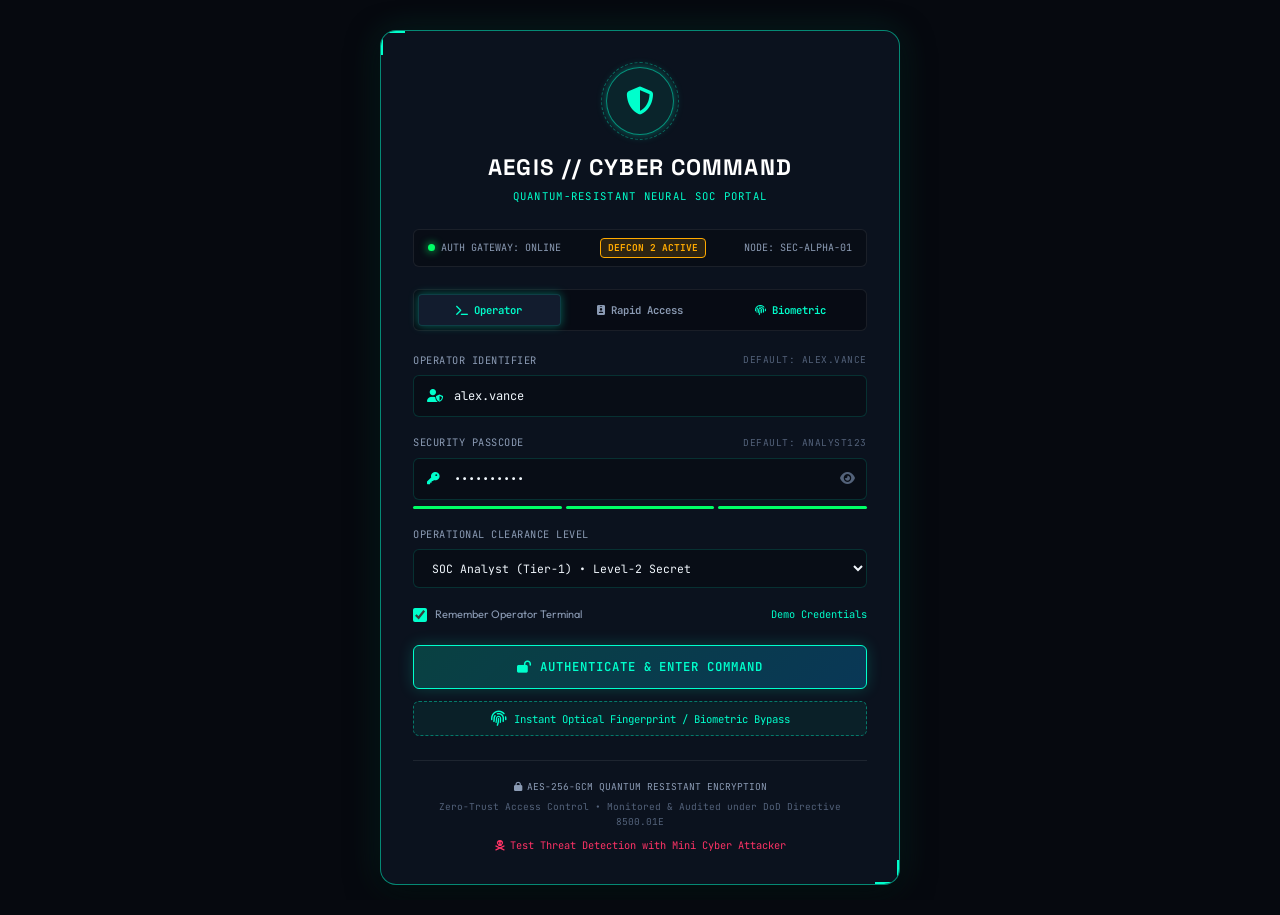
<file: cyber-threat-detector-main/cyber-threat-detector-main/login.html>
<!DOCTYPE html>
<html lang="en">
<head>
  <meta charset="UTF-8">
  <meta name="viewport" content="width=device-width, initial-scale=1.0">
  <meta name="description" content="AEGIS Cyber Defense Command - Multi-Tier Operator Authentication & Security Portal">
  <title>AEGIS // Cyber Threat Defense - Operator Authentication</title>

  <!-- Modern Fonts -->
  <link rel="preconnect" href="https://fonts.googleapis.com">
  <link rel="preconnect" href="https://fonts.gstatic.com" crossorigin>
  <link href="https://fonts.googleapis.com/css2?family=JetBrains+Mono:ital,wght@0,300;0,400;0,500;0,700;1,400&family=Outfit:wght@300;400;500;600;700;800;900&family=Space+Grotesk:wght@400;600;700&display=swap" rel="stylesheet">

  <!-- FontAwesome Icons -->
  <link rel="stylesheet" href="https://cdnjs.cloudflare.com/ajax/libs/font-awesome/6.4.0/css/all.min.css">

  <!-- Stylesheets -->
  <link rel="stylesheet" href="css/main.css">
  <link rel="stylesheet" href="css/components.css">
  <link rel="stylesheet" href="css/login.css">
  <link rel="stylesheet" href="css/biometric-attacker.css">
</head>
<body>

  <!-- Interactive Cyber Particle Canvas -->
  <canvas id="cyber-canvas"></canvas>

  <!-- Cyber Scanline Overlay -->
  <div class="scanline-overlay"></div>

  <!-- Centered Login Viewport -->
  <div class="login-viewport">
    <div class="login-terminal">

      <!-- Terminal Header / Brand -->
      <header class="terminal-brand">
        <div class="brand-icon-wrap">
          <i class="fas fa-shield-halved"></i>
        </div>
        <h1 class="terminal-title">AEGIS // CYBER COMMAND</h1>
        <div class="terminal-subtitle">QUANTUM-RESISTANT NEURAL SOC PORTAL</div>
      </header>

      <!-- System Status Bar -->
      <div class="system-status-bar">
        <div class="status-node">
          <span class="status-indicator-dot"></span>
          <span>AUTH GATEWAY: ONLINE</span>
        </div>
        <div class="status-defcon">DEFCON 2 ACTIVE</div>
        <div>NODE: SEC-ALPHA-01</div>
      </div>

      <!-- Authentication Alert / Error Banner -->
      <div class="auth-alert-banner" id="auth-alert-banner">
        <i class="fas fa-triangle-exclamation" style="color: var(--alert-red); font-size: 1.1rem;"></i>
        <span id="auth-alert-text">Authentication failed. Please verify credentials.</span>
      </div>

      <!-- ======================================================================
           STEP 1: PRIMARY CREDENTIAL, RAPID ROLE ACCESS, OR BIOMETRIC FINGERPRINT
           ====================================================================== -->
      <div id="step-initial-auth">
        <!-- Auth Mode Tabs -->
        <div class="auth-mode-tabs" style="grid-template-columns: repeat(3, 1fr);">
          <button class="auth-tab-btn active" id="tab-btn-credentials" type="button">
            <i class="fas fa-terminal"></i> Operator
          </button>
          <button class="auth-tab-btn" id="tab-btn-quick-roles" type="button">
            <i class="fas fa-id-badge"></i> Rapid Access
          </button>
          <button class="auth-tab-btn" id="tab-btn-fingerprint" type="button" style="color: var(--neon-cyan);">
            <i class="fas fa-fingerprint"></i> Biometric
          </button>
        </div>

        <!-- Tab View 1: Standard Credential Form -->
        <div id="view-credentials">
          <form id="operator-login-form" autocomplete="off">
            <!-- Username Input -->
            <div class="auth-form-group">
              <label class="auth-form-label" for="login-username">
                <span>Operator Identifier</span>
                <span style="color: var(--text-muted); font-size: 0.68rem;">Default: alex.vance</span>
              </label>
              <div class="input-with-icon">
                <i class="fas fa-user-shield field-icon"></i>
                <input class="cyber-input" id="login-username" type="text" placeholder="e.g. alex.vance" required value="alex.vance">
              </div>
            </div>

            <!-- Password Input -->
            <div class="auth-form-group">
              <label class="auth-form-label" for="login-password">
                <span>Security Passcode</span>
                <span style="color: var(--text-muted); font-size: 0.68rem;">Default: analyst123</span>
              </label>
              <div class="input-with-icon">
                <i class="fas fa-key field-icon"></i>
                <input class="cyber-input" id="login-password" type="password" placeholder="Enter encrypted passcode" required value="analyst123">
                <button class="password-toggle-btn" id="toggle-password-btn" type="button" title="Toggle password visibility">
                  <i class="fas fa-eye"></i>
                </button>
              </div>
              <div class="password-strength-bar">
                <div class="strength-step active-1 active-2 active-3" id="strength-1"></div>
                <div class="strength-step active-2 active-3" id="strength-2"></div>
                <div class="strength-step active-3" id="strength-3"></div>
              </div>
            </div>

            <!-- Clearance Level Select -->
            <div class="auth-form-group">
              <label class="auth-form-label" for="login-clearance-role">
                <span>Operational Clearance Level</span>
              </label>
              <select class="cyber-select" id="login-clearance-role">
                <option value="analyst" selected>SOC Analyst (Tier-1) &bull; Level-2 Secret</option>
                <option value="hunter">Senior Threat Hunter &bull; Level-4 Top Secret</option>
                <option value="admin">CISO / SOC Director &bull; DEFCON-1 Full Executive</option>
              </select>
            </div>

            <!-- Options Row -->
            <div class="form-options-row">
              <label class="cyber-checkbox-label">
                <input type="checkbox" id="remember-identity" checked>
                <span>Remember Operator Terminal</span>
              </label>
              <a class="forgot-pass-link" href="#" onclick="alert('DEMO CREDENTIALS:\n\n1. Analyst: alex.vance / analyst123\n2. Hunter: elena.rostova / hunter123\n3. CISO: marcus.vance / admin123\n\nOr use any username with passcode ≥ 4 characters.'); return false;">
                Demo Credentials
              </a>
            </div>

            <!-- Submit Button -->
            <button class="cyber-btn cyber-btn-primary auth-submit-btn" type="submit" id="auth-submit-btn">
              <i class="fas fa-lock-open"></i> Authenticate & Enter Command
            </button>

            <!-- Quick Fingerprint Login CTA -->
            <button type="button" class="quick-fingerprint-cta" id="cta-quick-fingerprint">
              <i class="fas fa-fingerprint" style="font-size: 1.1rem;"></i>
              <span>Instant Optical Fingerprint / Biometric Bypass</span>
            </button>
          </form>
        </div>

        <!-- Tab View 2: Quick Pre-Authorized Role Access -->
        <div id="view-quick-roles" style="display: none;">
          <p style="font-family: var(--font-mono); font-size: 0.74rem; color: var(--text-secondary); margin-bottom: 14px;">
            Select a verified tactical operator profile for instant zero-friction simulation:
          </p>
          <div class="role-select-stack">
            <!-- Analyst Role Card -->
            <div class="quick-role-card" data-role="analyst">
              <div class="role-card-left">
                <div class="role-card-avatar cyan">AV</div>
                <div class="role-card-meta">
                  <div class="role-name">Alex Vance</div>
                  <div class="role-title">SOC Analyst (Tier-1)</div>
                  <div class="role-clearance">Clearance: Secret / Level-2</div>
                </div>
              </div>
              <div class="role-card-action">
                <i class="fas fa-arrow-right"></i>
              </div>
            </div>

            <!-- Hunter Role Card -->
            <div class="quick-role-card" data-role="hunter">
              <div class="role-card-left">
                <div class="role-card-avatar amber">ER</div>
                <div class="role-card-meta">
                  <div class="role-name">Elena Rostova</div>
                  <div class="role-title">Senior Threat Hunter</div>
                  <div class="role-clearance">Clearance: Top Secret / Level-4</div>
                </div>
              </div>
              <div class="role-card-action">
                <i class="fas fa-arrow-right"></i>
              </div>
            </div>

            <!-- CISO Admin Role Card -->
            <div class="quick-role-card" data-role="admin">
              <div class="role-card-left">
                <div class="role-card-avatar red">MV</div>
                <div class="role-card-meta">
                  <div class="role-name">Commander Marcus Vance</div>
                  <div class="role-title">CISO / SOC Director</div>
                  <div class="role-clearance">Clearance: DEFCON-1 Full Executive</div>
                </div>
              </div>
              <div class="role-card-action">
                <i class="fas fa-arrow-right"></i>
              </div>
            </div>
          </div>
        </div>

        <!-- Tab View 3: Dedicated Holographic Fingerprint & WebAuthn Login -->
        <div id="view-fingerprint" style="display: none;">
          <div class="biometric-auth-container">
            <p style="font-family: var(--font-mono); font-size: 0.74rem; color: var(--text-secondary); margin-bottom: 10px;">
              Military-Grade FIDO2 / Biometric Dermal Assertion Interface
            </p>

            <!-- Operator Identity Target for Fingerprint Binding -->
            <div class="auth-form-group" style="width: 100%; margin-bottom: 12px; text-align: left;">
              <label class="auth-form-label" for="bio-target-operator">
                <span>Select Operator Clearance to Verify</span>
              </label>
              <select class="cyber-select" id="bio-target-operator">
                <option value="analyst" selected>Alex Vance &bull; SOC Analyst (Secret L-2)</option>
                <option value="hunter">Elena Rostova &bull; Senior Threat Hunter (Top Secret L-4)</option>
                <option value="admin">Commander Marcus Vance &bull; CISO Director (DEFCON-1)</option>
              </select>
            </div>

            <!-- Holographic Interactive Fingerprint Sensor Pad -->
            <div class="fingerprint-sensor-pad" id="fingerprint-sensor-pad" title="Click or Touch to Scan Fingerprint">
              <div class="fingerprint-laser-scan"></div>
              <i class="fas fa-fingerprint fingerprint-icon-svg"></i>
            </div>

            <!-- Sensor Live Status Banner -->
            <div class="sensor-status-box">
              <div class="sensor-status-main" id="bio-status-title">TOUCH OPTICAL SENSOR TO SCAN</div>
              <div class="sensor-status-sub" id="bio-status-sub">500 DPI DERMAL SCANNER &bull; FIDO2 COMPLIANT</div>
            </div>

            <!-- Telemetry Metrics Stream -->
            <div class="biometric-telemetry-pill">
              <span>MINUTIAE: <strong id="bio-minutiae-val">READY</strong></span>
              <span>LIVENESS: <strong id="bio-liveness-val">STANDBY</strong></span>
              <span>FIDELITY: <strong id="bio-fidelity-val">--%</strong></span>
            </div>

            <!-- Primary Action Buttons -->
            <div style="display: flex; flex-direction: column; gap: 8px; width: 100%;">
              <button class="cyber-btn cyber-btn-primary" type="button" id="bio-scan-now-btn" style="width: 100%;">
                <i class="fas fa-fingerprint"></i> Scan Fingerprint & Unlock SOC
              </button>
              
              <button class="cyber-btn" type="button" id="bio-hardware-webauthn-btn" style="width: 100%; border-color: rgba(0, 255, 136, 0.4); color: var(--matrix-green); font-size: 0.74rem;">
                <i class="fas fa-key"></i> Use Device Passkey (Touch ID / Windows Hello)
              </button>
            </div>

            <!-- Fingerprint Profile Enrollment Toggle -->
            <div style="margin-top: 14px; width: 100%;">
              <a href="#" class="forgot-pass-link" id="toggle-enroll-link" style="font-size: 0.74rem;">
                <i class="fas fa-id-card-clip"></i> Enroll Custom Operator Fingerprint Profile
              </a>
              
              <!-- Hidden Enrollment Panel -->
              <div class="enroll-biometric-box" id="enroll-biometric-panel" style="display: none;">
                <div style="font-weight: 700; color: #fff; margin-bottom: 6px;">
                  <i class="fas fa-user-plus" style="color: var(--neon-cyan);"></i> Enroll New Biometric Operator
                </div>
                <div style="display: flex; flex-direction: column; gap: 8px;">
                  <input class="cyber-input" id="enroll-name-input" placeholder="Operator Full Name (e.g. Sarah Connor)" style="font-size: 0.78rem;">
                  <input class="cyber-input" id="enroll-username-input" placeholder="Username (e.g. s.connor)" style="font-size: 0.78rem;">
                  <select class="cyber-select" id="enroll-role-select" style="font-size: 0.78rem;">
                    <option value="analyst">Analyst Clearance (Secret Level-2)</option>
                    <option value="hunter">Threat Hunter Clearance (Top Secret Level-4)</option>
                    <option value="admin">Executive Director Clearance (DEFCON-1)</option>
                  </select>
                  <button class="cyber-btn cyber-btn-sm cyber-btn-primary" type="button" id="save-enrollment-btn">
                    <i class="fas fa-save"></i> Save & Bind Biometric Token
                  </button>
                </div>
              </div>
            </div>

          </div>
        </div>
      </div>

      <!-- ======================================================================
           STEP 2: 2FA & BIOMETRIC CONFIRMATION SIMULATOR
           ====================================================================== -->
      <div id="step-2fa-verification" style="display: none;">
        <!-- Biometric Scanner -->
        <div class="biometric-scanner-box" id="step2-biometric-touch-target" style="cursor: pointer;" title="Click to instant-verify with Fingerprint">
          <div class="scanner-ring">
            <i class="fas fa-fingerprint"></i>
            <div class="scanner-beam"></div>
          </div>
          <div style="font-family: var(--font-display); font-size: 1.15rem; color: #fff; font-weight: 700; margin-bottom: 4px;" id="mfa-target-name">
            Alex Vance
          </div>
          <div style="font-family: var(--font-mono); font-size: 0.72rem; color: var(--neon-cyan);" id="mfa-target-role">
            SOC Analyst (Tier-1) // Secret Level-2
          </div>
          <div style="margin-top: 8px; font-size: 0.68rem; color: var(--matrix-green); font-family: var(--font-mono);">
            <i class="fas fa-hand-pointer"></i> TAP SCANNER FOR INSTANT BIOMETRIC BYPASS
          </div>
        </div>

        <p style="font-size: 0.8rem; color: var(--text-secondary); text-align: center; margin-bottom: 16px;">
          Cryptographic TOTP Multi-Factor Verification Required.
        </p>

        <form id="mfa-verify-form">
          <div class="auth-form-group" style="margin-bottom: 12px;">
            <input class="cyber-input font-mono" id="login-otp-input" style="font-size: 1.6rem; text-align: center; letter-spacing: 8px; font-weight: 700; color: var(--neon-cyan); height: 50px;" maxlength="6" value="784910" required>
          </div>

          <div style="display: flex; justify-content: space-between; align-items: center; margin-bottom: 20px; font-size: 0.74rem;">
            <a class="forgot-pass-link" href="#" id="mfa-regen-btn">
              <i class="fas fa-rotate-right"></i> Generate New Token
            </a>
            <button class="cyber-btn cyber-btn-sm" type="button" id="mfa-back-btn" style="border: none; background: transparent; color: var(--text-muted);">
              &larr; Switch User
            </button>
          </div>

          <button class="cyber-btn cyber-btn-primary auth-submit-btn" type="submit" id="mfa-verify-submit-btn">
            <i class="fas fa-shield-halved"></i> Verify Token & Enter SOC
          </button>
        </form>
      </div>

      <!-- ======================================================================
           STEP 3: ACCESS GRANTED HUD TRANSITION
           ====================================================================== -->
      <div class="auth-success-hud" id="auth-success-hud">
        <div class="hud-success-icon">
          <i class="fas fa-check"></i>
        </div>
        <h2 style="font-family: var(--font-display); font-size: 1.4rem; color: #fff; margin-bottom: 6px;">
          ACCESS AUTHORIZED // LEVEL GRANTED
        </h2>
        <p style="font-family: var(--font-mono); font-size: 0.78rem; color: var(--matrix-green); margin-bottom: 14px;">
          INITIALIZING SECURE SOC TELEMETRY PIPELINE...
        </p>
        <div style="width: 100%; height: 4px; background: rgba(0, 255, 102, 0.15); border-radius: 2px; overflow: hidden;">
          <div style="width: 100%; height: 100%; background: var(--matrix-green); animation: scanline 1.2s ease-in-out infinite;"></div>
        </div>
      </div>

      <!-- Terminal Footer & Zero-Trust Notice -->
      <footer class="terminal-footer">
        <div class="footer-badge">
          <i class="fas fa-lock"></i> AES-256-GCM QUANTUM RESISTANT ENCRYPTION
        </div>
        <div style="margin-bottom: 8px;">
          Zero-Trust Access Control &bull; Monitored & Audited under DoD Directive 8500.01E
        </div>
        <div style="font-size: 0.74rem;">
          <a href="index.html#attacker" class="forgot-pass-link" style="color: var(--alert-red);">
            <i class="fas fa-skull-crossbones"></i> Test Threat Detection with Mini Cyber Attacker
          </a>
        </div>
      </footer>

    </div>
  </div>

  <!-- Core Scripts -->
  <script src="js/auth.js"></script>
  <script src="js/biometric-auth.js"></script>
  <script src="js/login.js"></script>
</body>
</html>
</file>
<file: cyber-threat-detector-main/cyber-threat-detector-main/css/main.css>
/* ==========================================================================
   AI CYBER THREAT DETECTION PORTAL - CORE DESIGN SYSTEM
   Cyberpunk SOC HUD Dark Aesthetic with Neon Accents & Glassmorphism
   ========================================================================== */

@import url('https://fonts.googleapis.com/css2?family=JetBrains+Mono:ital,wght@0,300;0,400;0,500;0,700;1,400&family=Outfit:wght@300;400;500;600;700;800;900&family=Space+Grotesk:wght@400;600;700&display=swap');

:root {
  /* Color Palette - High-Tech SOC Theme */
  --bg-primary: #06090f;
  --bg-secondary: #0c121e;
  --bg-card: rgba(14, 22, 36, 0.75);
  --bg-card-hover: rgba(20, 32, 52, 0.85);
  --bg-glass: rgba(10, 16, 28, 0.65);
  --bg-input: #080d16;
  
  /* Cyber Accent Colors */
  --neon-cyan: #00ffcc;
  --neon-cyan-glow: rgba(0, 255, 204, 0.35);
  --neon-cyan-dim: rgba(0, 255, 204, 0.12);
  
  --electric-blue: #00a8ff;
  --electric-blue-glow: rgba(0, 168, 255, 0.35);
  
  --alert-red: #ff3366;
  --alert-red-glow: rgba(255, 51, 102, 0.4);
  --alert-red-dim: rgba(255, 51, 102, 0.12);
  
  --warning-amber: #ffaa00;
  --warning-amber-glow: rgba(255, 170, 0, 0.35);
  --warning-amber-dim: rgba(255, 170, 0, 0.12);
  
  --matrix-green: #00ff66;
  --matrix-green-glow: rgba(0, 255, 102, 0.35);
  --matrix-green-dim: rgba(0, 255, 102, 0.12);
  
  --stealth-purple: #9d4edd;
  --stealth-purple-glow: rgba(157, 78, 221, 0.35);
  
  /* Borders & Dividers */
  --border-subtle: rgba(0, 255, 204, 0.15);
  --border-active: rgba(0, 255, 204, 0.5);
  --border-danger: rgba(255, 51, 102, 0.4);
  --border-glass: rgba(255, 255, 255, 0.08);

  /* Typography */
  --font-display: 'Space Grotesk', 'Outfit', sans-serif;
  --font-body: 'Outfit', -apple-system, BlinkMacSystemFont, sans-serif;
  --font-mono: 'JetBrains Mono', monospace;

  /* Text Colors */
  --text-primary: #f0f6fc;
  --text-secondary: #8b9bb4;
  --text-muted: #53627a;
  --text-highlight: #ffffff;
  
  /* Shadows & Glows */
  --glow-cyan-sm: 0 0 10px var(--neon-cyan-glow);
  --glow-cyan-md: 0 0 20px var(--neon-cyan-glow), 0 0 40px rgba(0, 255, 204, 0.15);
  --glow-red-md: 0 0 20px var(--alert-red-glow), 0 0 40px rgba(255, 51, 102, 0.15);
  --shadow-hud: 0 8px 32px 0 rgba(0, 0, 0, 0.6);

  /* Dimensions */
  --sidebar-width: 260px;
  --header-height: 72px;
  --border-radius-sm: 6px;
  --border-radius-md: 10px;
  --border-radius-lg: 16px;
  --transition-fast: 0.18s cubic-bezier(0.16, 1, 0.3, 1);
  --transition-smooth: 0.3s cubic-bezier(0.16, 1, 0.3, 1);
}

/* ==========================================================================
   CSS Reset & Base Rules
   ========================================================================== */
*, *::before, *::after {
  box-sizing: border-box;
  margin: 0;
  padding: 0;
}

html, body {
  width: 100%;
  height: 100%;
  background-color: var(--bg-primary);
  color: var(--text-primary);
  font-family: var(--font-body);
  font-size: 14px;
  line-height: 1.5;
  overflow-x: hidden;
  -webkit-font-smoothing: antialiased;
  -moz-osx-font-smoothing: grayscale;
}

/* Futuristic background grid */
body::before {
  content: '';
  position: fixed;
  top: 0;
  left: 0;
  width: 100vw;
  height: 100vh;
  background-image: 
    linear-gradient(to right, rgba(0, 255, 204, 0.03) 1px, transparent 1px),
    linear-gradient(to bottom, rgba(0, 255, 204, 0.03) 1px, transparent 1px);
  background-size: 40px 40px;
  pointer-events: none;
  z-index: 0;
}

/* Subtle ambient radial glow */
body::after {
  content: '';
  position: fixed;
  top: -20%;
  right: -10%;
  width: 60vw;
  height: 60vw;
  background: radial-gradient(circle, rgba(0, 168, 255, 0.07) 0%, transparent 70%);
  pointer-events: none;
  z-index: 0;
}

/* Monospace Helpers */
.font-mono {
  font-family: var(--font-mono) !important;
}

.font-display {
  font-family: var(--font-display) !important;
}

/* ==========================================================================
   Layout Containers
   ========================================================================== */
#app-root {
  display: flex;
  min-height: 100vh;
  position: relative;
  z-index: 1;
}

/* Top Navigation Bar */
.top-header {
  position: fixed;
  top: 0;
  left: var(--sidebar-width);
  right: 0;
  height: var(--header-height);
  background: rgba(8, 13, 22, 0.85);
  backdrop-filter: blur(16px);
  -webkit-backdrop-filter: blur(16px);
  border-bottom: 1px solid var(--border-subtle);
  display: flex;
  align-items: center;
  justify-content: space-between;
  padding: 0 28px;
  z-index: 100;
  transition: left var(--transition-smooth);
}

.header-left {
  display: flex;
  align-items: center;
  gap: 20px;
}

.brand-badge {
  display: flex;
  align-items: center;
  gap: 10px;
}

.brand-badge .cyber-pulse-dot {
  width: 10px;
  height: 10px;
  background: var(--neon-cyan);
  border-radius: 50%;
  box-shadow: 0 0 12px var(--neon-cyan);
  animation: pulse-glow 2s infinite ease-in-out;
}

.header-title-group h1 {
  font-family: var(--font-display);
  font-size: 1.15rem;
  font-weight: 700;
  letter-spacing: 0.05em;
  color: var(--text-highlight);
  text-transform: uppercase;
}

.header-title-group .sub-text {
  font-family: var(--font-mono);
  font-size: 0.75rem;
  color: var(--neon-cyan);
  letter-spacing: 0.08em;
}

.header-right {
  display: flex;
  align-items: center;
  gap: 18px;
}

/* DEFCON Indicator */
.defcon-pill {
  display: flex;
  align-items: center;
  gap: 8px;
  background: var(--bg-card);
  border: 1px solid var(--border-danger);
  border-radius: var(--border-radius-sm);
  padding: 6px 12px;
  font-family: var(--font-mono);
  font-size: 0.8rem;
  font-weight: 700;
  color: var(--alert-red);
  box-shadow: 0 0 10px rgba(255, 51, 102, 0.2);
}

.defcon-pill .defcon-badge {
  background: var(--alert-red);
  color: #fff;
  padding: 2px 6px;
  border-radius: 4px;
  font-size: 0.75rem;
}

/* User Profile & Auth Status */
.user-status-pill {
  display: flex;
  align-items: center;
  gap: 10px;
  background: var(--bg-card);
  border: 1px solid var(--border-subtle);
  border-radius: 20px;
  padding: 4px 12px 4px 6px;
}

.user-avatar {
  width: 28px;
  height: 28px;
  border-radius: 50%;
  background: linear-gradient(135deg, var(--neon-cyan), var(--electric-blue));
  display: flex;
  align-items: center;
  justify-content: center;
  font-weight: 700;
  font-size: 0.8rem;
  color: #000;
}

.user-meta {
  display: flex;
  flex-direction: column;
}

.user-meta .name {
  font-size: 0.82rem;
  font-weight: 600;
  color: var(--text-primary);
}

.user-meta .role {
  font-size: 0.68rem;
  color: var(--neon-cyan);
  font-family: var(--font-mono);
  text-transform: uppercase;
}

/* ==========================================================================
   Sidebar Navigation
   ========================================================================== */
.sidebar {
  position: fixed;
  top: 0;
  left: 0;
  width: var(--sidebar-width);
  height: 100vh;
  background: rgba(8, 12, 20, 0.95);
  backdrop-filter: blur(20px);
  border-right: 1px solid var(--border-subtle);
  display: flex;
  flex-direction: column;
  z-index: 110;
  transition: transform var(--transition-smooth);
}

.sidebar-logo {
  height: var(--header-height);
  display: flex;
  align-items: center;
  gap: 12px;
  padding: 0 24px;
  border-bottom: 1px solid var(--border-subtle);
}

.sidebar-logo .shield-icon {
  width: 34px;
  height: 34px;
  background: linear-gradient(135deg, rgba(0, 255, 204, 0.2), rgba(0, 168, 255, 0.2));
  border: 1px solid var(--neon-cyan);
  border-radius: 8px;
  display: flex;
  align-items: center;
  justify-content: center;
  color: var(--neon-cyan);
  box-shadow: var(--glow-cyan-sm);
}

.sidebar-logo .logo-text {
  font-family: var(--font-display);
  font-size: 1.1rem;
  font-weight: 800;
  letter-spacing: 0.06em;
  background: linear-gradient(90deg, #fff, var(--neon-cyan));
  -webkit-background-clip: text;
  -webkit-text-fill-color: transparent;
}

.sidebar-nav {
  flex: 1;
  padding: 20px 14px;
  overflow-y: auto;
  display: flex;
  flex-direction: column;
  gap: 6px;
}

.nav-section-title {
  font-family: var(--font-mono);
  font-size: 0.65rem;
  text-transform: uppercase;
  letter-spacing: 0.12em;
  color: var(--text-muted);
  padding: 10px 12px 4px 12px;
}

.nav-item {
  display: flex;
  align-items: center;
  gap: 12px;
  padding: 10px 14px;
  border-radius: var(--border-radius-sm);
  color: var(--text-secondary);
  text-decoration: none;
  font-size: 0.88rem;
  font-weight: 500;
  transition: all var(--transition-fast);
  cursor: pointer;
  border: 1px solid transparent;
  position: relative;
}

.nav-item i {
  font-size: 1.1rem;
  width: 20px;
  text-align: center;
  color: var(--text-muted);
  transition: color var(--transition-fast);
}

.nav-item:hover {
  background: rgba(0, 255, 204, 0.06);
  color: var(--text-highlight);
  border-color: rgba(0, 255, 204, 0.2);
}

.nav-item:hover i {
  color: var(--neon-cyan);
}

.nav-item.active {
  background: linear-gradient(90deg, rgba(0, 255, 204, 0.15) 0%, rgba(0, 168, 255, 0.05) 100%);
  color: var(--neon-cyan);
  border-color: var(--neon-cyan);
  box-shadow: 0 0 15px rgba(0, 255, 204, 0.12);
  font-weight: 600;
}

.nav-item.active i {
  color: var(--neon-cyan);
  text-shadow: 0 0 8px var(--neon-cyan);
}

.nav-item .nav-badge {
  margin-left: auto;
  font-family: var(--font-mono);
  font-size: 0.7rem;
  padding: 2px 7px;
  border-radius: 10px;
  background: var(--alert-red-dim);
  color: var(--alert-red);
  border: 1px solid var(--border-danger);
}

.sidebar-footer {
  padding: 16px 20px;
  border-top: 1px solid var(--border-subtle);
  background: rgba(6, 9, 15, 0.8);
}

.system-health-bar {
  display: flex;
  flex-direction: column;
  gap: 6px;
}

.system-health-bar .health-labels {
  display: flex;
  justify-content: space-between;
  font-family: var(--font-mono);
  font-size: 0.72rem;
  color: var(--text-secondary);
}

.health-track {
  width: 100%;
  height: 5px;
  background: rgba(255, 255, 255, 0.08);
  border-radius: 3px;
  overflow: hidden;
}

.health-fill {
  width: 98.4%;
  height: 100%;
  background: linear-gradient(90deg, var(--matrix-green), var(--neon-cyan));
  box-shadow: 0 0 8px var(--matrix-green);
}

/* ==========================================================================
   Main Content Views
   ========================================================================== */
.main-wrapper {
  margin-left: var(--sidebar-width);
  margin-top: var(--header-height);
  flex: 1;
  padding: 28px;
  min-height: calc(100vh - var(--header-height));
  display: flex;
  flex-direction: column;
  gap: 28px;
  max-width: calc(100vw - var(--sidebar-width));
}

.view-section {
  display: none;
  animation: fadeIn 0.35s ease forwards;
}

.view-section.active {
  display: block;
}

/* View Header */
.view-header {
  display: flex;
  align-items: center;
  justify-content: space-between;
  margin-bottom: 24px;
  flex-wrap: wrap;
  gap: 16px;
}

.view-title-wrap h2 {
  font-family: var(--font-display);
  font-size: 1.55rem;
  font-weight: 700;
  color: var(--text-highlight);
  display: flex;
  align-items: center;
  gap: 10px;
}

.view-title-wrap p {
  color: var(--text-secondary);
  font-size: 0.88rem;
  margin-top: 4px;
}

/* Cyber Button Styles */
.cyber-btn {
  display: inline-flex;
  align-items: center;
  justify-content: center;
  gap: 8px;
  background: var(--bg-card);
  border: 1px solid var(--border-subtle);
  color: var(--text-primary);
  font-family: var(--font-mono);
  font-size: 0.82rem;
  font-weight: 600;
  padding: 9px 18px;
  border-radius: var(--border-radius-sm);
  cursor: pointer;
  transition: all var(--transition-fast);
  text-decoration: none;
  position: relative;
  overflow: hidden;
}

.cyber-btn:hover {
  border-color: var(--neon-cyan);
  color: var(--neon-cyan);
  box-shadow: var(--glow-cyan-sm);
  transform: translateY(-1px);
}

.cyber-btn-primary {
  background: linear-gradient(135deg, rgba(0, 255, 204, 0.2) 0%, rgba(0, 168, 255, 0.25) 100%);
  border-color: var(--neon-cyan);
  color: var(--neon-cyan);
  box-shadow: 0 0 15px rgba(0, 255, 204, 0.2);
}

.cyber-btn-primary:hover {
  background: linear-gradient(135deg, rgba(0, 255, 204, 0.35) 0%, rgba(0, 168, 255, 0.4) 100%);
  color: #fff;
  box-shadow: var(--glow-cyan-md);
}

.cyber-btn-danger {
  background: linear-gradient(135deg, rgba(255, 51, 102, 0.2) 0%, rgba(200, 20, 60, 0.25) 100%);
  border-color: var(--alert-red);
  color: var(--alert-red);
  box-shadow: 0 0 15px rgba(255, 51, 102, 0.2);
}

.cyber-btn-danger:hover {
  background: linear-gradient(135deg, rgba(255, 51, 102, 0.35) 0%, rgba(200, 20, 60, 0.4) 100%);
  color: #fff;
  box-shadow: var(--glow-red-md);
}

.cyber-btn-sm {
  padding: 5px 12px;
  font-size: 0.75rem;
}

/* ==========================================================================
   Keyframe Animations
   ========================================================================== */
@keyframes fadeIn {
  from {
    opacity: 0;
    transform: translateY(8px);
  }
  to {
    opacity: 1;
    transform: translateY(0);
  }
}

@keyframes pulse-glow {
  0%, 100% {
    opacity: 1;
    transform: scale(1);
    box-shadow: 0 0 8px var(--neon-cyan);
  }
  50% {
    opacity: 0.6;
    transform: scale(0.9);
    box-shadow: 0 0 18px var(--neon-cyan);
  }
}

@keyframes scanline {
  0% {
    transform: translateY(-100%);
  }
  100% {
    transform: translateY(1000%);
  }
}

@keyframes radar-sweep {
  0% {
    transform: rotate(0deg);
  }
  100% {
    transform: rotate(360deg);
  }
}

/* Custom Scrollbar */
::-webkit-scrollbar {
  width: 6px;
  height: 6px;
}

::-webkit-scrollbar-track {
  background: rgba(6, 9, 15, 0.8);
}

::-webkit-scrollbar-thumb {
  background: rgba(0, 255, 204, 0.2);
  border-radius: 3px;
}

::-webkit-scrollbar-thumb:hover {
  background: var(--neon-cyan);
}
</file>
<file: cyber-threat-detector-main/cyber-threat-detector-main/css/components.css>
/* ==========================================================================
   AI CYBER THREAT DETECTION PORTAL - COMPONENTS CSS
   HUD Panels, Charts, Attack Map, Preprocessing Stepper, XAI, Modals
   ========================================================================== */

/* ==========================================================================
   HUD Metric Grid & Cards
   ========================================================================== */
.metrics-grid {
  display: grid;
  grid-template-columns: repeat(auto-fit, minmax(220px, 1fr));
  gap: 18px;
  margin-bottom: 24px;
}

.hud-card {
  background: var(--bg-card);
  border: 1px solid var(--border-subtle);
  border-radius: var(--border-radius-md);
  padding: 20px;
  backdrop-filter: blur(12px);
  position: relative;
  overflow: hidden;
  transition: all var(--transition-fast);
}

.hud-card::before {
  content: '';
  position: absolute;
  top: 0;
  left: 0;
  width: 4px;
  height: 100%;
  background: var(--neon-cyan);
  opacity: 0.5;
  transition: opacity var(--transition-fast);
}

.hud-card:hover {
  transform: translateY(-2px);
  border-color: var(--neon-cyan);
  box-shadow: 0 8px 24px rgba(0, 0, 0, 0.4), var(--glow-cyan-sm);
}

.hud-card:hover::before {
  opacity: 1;
  box-shadow: 0 0 10px var(--neon-cyan);
}

.hud-card.danger::before {
  background: var(--alert-red);
}
.hud-card.danger:hover {
  border-color: var(--alert-red);
  box-shadow: 0 8px 24px rgba(0, 0, 0, 0.4), var(--glow-red-md);
}

.hud-card.warning::before {
  background: var(--warning-amber);
}

.hud-card.success::before {
  background: var(--matrix-green);
}

.hud-card-header {
  display: flex;
  align-items: center;
  justify-content: space-between;
  margin-bottom: 12px;
}

.hud-card-header .title {
  font-family: var(--font-mono);
  font-size: 0.75rem;
  color: var(--text-secondary);
  text-transform: uppercase;
  letter-spacing: 0.08em;
}

.hud-card-header .icon-wrapper {
  width: 32px;
  height: 32px;
  border-radius: 6px;
  background: rgba(255, 255, 255, 0.04);
  display: flex;
  align-items: center;
  justify-content: center;
  color: var(--neon-cyan);
  font-size: 0.95rem;
}

.hud-card-value {
  font-family: var(--font-display);
  font-size: 1.9rem;
  font-weight: 700;
  color: var(--text-highlight);
  line-height: 1.1;
  margin-bottom: 6px;
}

.hud-card-footer {
  display: flex;
  align-items: center;
  gap: 8px;
  font-size: 0.75rem;
  color: var(--text-muted);
}

.hud-trend-up {
  color: var(--alert-red);
  font-weight: 600;
  display: inline-flex;
  align-items: center;
  gap: 2px;
}

.hud-trend-down {
  color: var(--matrix-green);
  font-weight: 600;
  display: inline-flex;
  align-items: center;
  gap: 2px;
}

/* ==========================================================================
   Attack Vector Map & Realtime Canvas Hub
   ========================================================================== */
.dashboard-main-grid {
  display: grid;
  grid-template-columns: 2fr 1fr;
  gap: 22px;
  margin-bottom: 24px;
}

.panel-container {
  background: var(--bg-card);
  border: 1px solid var(--border-subtle);
  border-radius: var(--border-radius-md);
  padding: 20px;
  backdrop-filter: blur(14px);
  position: relative;
}

.panel-header {
  display: flex;
  align-items: center;
  justify-content: space-between;
  margin-bottom: 16px;
  padding-bottom: 12px;
  border-bottom: 1px solid var(--border-glass);
}

.panel-title {
  font-family: var(--font-display);
  font-size: 1rem;
  font-weight: 600;
  color: var(--text-highlight);
  display: flex;
  align-items: center;
  gap: 8px;
}

.panel-controls {
  display: flex;
  align-items: center;
  gap: 10px;
}

/* Attack Map Canvas Container */
.attack-map-wrapper {
  position: relative;
  width: 100%;
  height: 380px;
  background: #040810;
  border-radius: var(--border-radius-sm);
  border: 1px solid rgba(0, 255, 204, 0.12);
  overflow: hidden;
}

#attack-map-canvas {
  width: 100%;
  height: 100%;
  display: block;
}

.map-overlay-hud {
  position: absolute;
  bottom: 14px;
  left: 14px;
  background: rgba(8, 14, 24, 0.85);
  border: 1px solid var(--border-subtle);
  border-radius: 6px;
  padding: 8px 14px;
  font-family: var(--font-mono);
  font-size: 0.72rem;
  backdrop-filter: blur(8px);
  display: flex;
  flex-direction: column;
  gap: 4px;
  z-index: 10;
}

.map-legend {
  position: absolute;
  top: 14px;
  right: 14px;
  background: rgba(8, 14, 24, 0.85);
  border: 1px solid var(--border-subtle);
  border-radius: 6px;
  padding: 8px 12px;
  font-family: var(--font-mono);
  font-size: 0.7rem;
  display: flex;
  flex-direction: column;
  gap: 6px;
  z-index: 10;
}

.legend-item {
  display: flex;
  align-items: center;
  gap: 6px;
}

.legend-dot {
  width: 8px;
  height: 8px;
  border-radius: 50%;
}

/* Live Threat Ticker Stream */
.threat-stream-list {
  display: flex;
  flex-direction: column;
  gap: 10px;
  height: 380px;
  overflow-y: auto;
  padding-right: 4px;
}

.threat-stream-item {
  background: rgba(10, 16, 28, 0.7);
  border: 1px solid var(--border-glass);
  border-left: 3px solid var(--alert-red);
  border-radius: 6px;
  padding: 10px 12px;
  display: flex;
  flex-direction: column;
  gap: 4px;
  transition: all var(--transition-fast);
  cursor: pointer;
}

.threat-stream-item:hover {
  background: rgba(20, 32, 54, 0.9);
  border-color: var(--border-active);
  transform: translateX(3px);
}

.threat-stream-item.medium-sev {
  border-left-color: var(--warning-amber);
}

.threat-stream-item.low-sev {
  border-left-color: var(--electric-blue);
}

.stream-item-top {
  display: flex;
  align-items: center;
  justify-content: space-between;
  font-size: 0.78rem;
}

.stream-item-category {
  font-weight: 700;
  color: var(--text-highlight);
}

.stream-item-time {
  font-family: var(--font-mono);
  font-size: 0.68rem;
  color: var(--text-muted);
}

.stream-item-details {
  font-family: var(--font-mono);
  font-size: 0.72rem;
  color: var(--text-secondary);
  display: flex;
  gap: 8px;
}

.stream-item-meta {
  display: flex;
  align-items: center;
  justify-content: space-between;
  margin-top: 2px;
}

/* ==========================================================================
   Dataset Upload & Preprocessing Stepper
   ========================================================================== */
.dataset-upload-zone {
  border: 2px dashed rgba(0, 255, 204, 0.3);
  background: rgba(0, 255, 204, 0.02);
  border-radius: var(--border-radius-md);
  padding: 36px 20px;
  text-align: center;
  cursor: pointer;
  transition: all var(--transition-fast);
  margin-bottom: 24px;
  position: relative;
}

.dataset-upload-zone:hover, .dataset-upload-zone.dragover {
  border-color: var(--neon-cyan);
  background: rgba(0, 255, 204, 0.06);
  box-shadow: 0 0 25px rgba(0, 255, 204, 0.15);
}

.upload-icon {
  font-size: 2.5rem;
  color: var(--neon-cyan);
  margin-bottom: 12px;
}

.preset-datasets-grid {
  display: grid;
  grid-template-columns: repeat(auto-fit, minmax(280px, 1fr));
  gap: 16px;
  margin-bottom: 24px;
}

.dataset-card {
  background: var(--bg-card);
  border: 1px solid var(--border-subtle);
  border-radius: var(--border-radius-md);
  padding: 18px;
  cursor: pointer;
  transition: all var(--transition-fast);
}

.dataset-card:hover, .dataset-card.selected {
  border-color: var(--neon-cyan);
  background: rgba(0, 255, 204, 0.05);
  box-shadow: var(--glow-cyan-sm);
}

.dataset-card .title {
  font-family: var(--font-display);
  font-size: 1rem;
  font-weight: 600;
  color: var(--text-highlight);
  margin-bottom: 6px;
}

.dataset-card .desc {
  font-size: 0.8rem;
  color: var(--text-secondary);
  margin-bottom: 12px;
  line-height: 1.4;
}

.dataset-card-meta {
  display: flex;
  align-items: center;
  justify-content: space-between;
  font-family: var(--font-mono);
  font-size: 0.72rem;
  color: var(--neon-cyan);
}

/* Preprocessing Stepper Pipeline */
.pipeline-stepper {
  display: flex;
  align-items: center;
  justify-content: space-between;
  margin-bottom: 28px;
  position: relative;
  padding: 0 10px;
}

.pipeline-stepper::before {
  content: '';
  position: absolute;
  top: 20px;
  left: 30px;
  right: 30px;
  height: 2px;
  background: rgba(255, 255, 255, 0.1);
  z-index: 1;
}

.pipeline-step {
  position: relative;
  z-index: 2;
  display: flex;
  flex-direction: column;
  align-items: center;
  gap: 8px;
  cursor: pointer;
}

.step-bubble {
  width: 40px;
  height: 40px;
  border-radius: 50%;
  background: var(--bg-secondary);
  border: 2px solid var(--border-subtle);
  display: flex;
  align-items: center;
  justify-content: center;
  font-family: var(--font-mono);
  font-weight: 700;
  color: var(--text-secondary);
  transition: all var(--transition-fast);
}

.pipeline-step.active .step-bubble {
  border-color: var(--neon-cyan);
  background: rgba(0, 255, 204, 0.15);
  color: var(--neon-cyan);
  box-shadow: 0 0 15px var(--neon-cyan);
}

.pipeline-step.completed .step-bubble {
  border-color: var(--matrix-green);
  background: var(--matrix-green);
  color: #000;
}

.step-label {
  font-size: 0.75rem;
  font-weight: 600;
  color: var(--text-secondary);
}

.pipeline-step.active .step-label {
  color: var(--neon-cyan);
}

/* ==========================================================================
   AI / ML Detection Sandbox & Model Selector
   ========================================================================== */
.model-selector-bar {
  display: flex;
  gap: 12px;
  margin-bottom: 20px;
  flex-wrap: wrap;
}

.model-pill {
  padding: 8px 16px;
  border-radius: 20px;
  background: var(--bg-card);
  border: 1px solid var(--border-subtle);
  color: var(--text-secondary);
  font-family: var(--font-mono);
  font-size: 0.78rem;
  font-weight: 600;
  cursor: pointer;
  display: flex;
  align-items: center;
  gap: 8px;
  transition: all var(--transition-fast);
}

.model-pill:hover, .model-pill.active {
  background: rgba(0, 255, 204, 0.12);
  border-color: var(--neon-cyan);
  color: var(--neon-cyan);
  box-shadow: var(--glow-cyan-sm);
}

.model-pill .model-acc {
  background: rgba(0, 255, 204, 0.2);
  padding: 2px 6px;
  border-radius: 10px;
  font-size: 0.7rem;
}

/* Inference Sandbox Form */
.sandbox-grid {
  display: grid;
  grid-template-columns: 1.2fr 1fr;
  gap: 24px;
}

.form-group {
  margin-bottom: 14px;
}

.form-label {
  display: block;
  font-family: var(--font-mono);
  font-size: 0.75rem;
  color: var(--text-secondary);
  margin-bottom: 6px;
}

.cyber-input, .cyber-select, .cyber-textarea {
  width: 100%;
  background: var(--bg-input);
  border: 1px solid var(--border-subtle);
  border-radius: var(--border-radius-sm);
  padding: 10px 14px;
  color: var(--text-primary);
  font-family: var(--font-mono);
  font-size: 0.82rem;
  outline: none;
  transition: border-color var(--transition-fast);
}

.cyber-input:focus, .cyber-select:focus, .cyber-textarea:focus {
  border-color: var(--neon-cyan);
  box-shadow: var(--glow-cyan-sm);
}

/* Confidence Score Gauge & XAI Explainer */
.confidence-meter-container {
  display: flex;
  flex-direction: column;
  gap: 16px;
  background: rgba(8, 14, 24, 0.6);
  border: 1px solid var(--border-subtle);
  border-radius: var(--border-radius-md);
  padding: 20px;
}

.confidence-header {
  display: flex;
  align-items: baseline;
  justify-content: space-between;
}

.confidence-big-score {
  font-family: var(--font-display);
  font-size: 2.8rem;
  font-weight: 800;
  color: var(--neon-cyan);
  text-shadow: 0 0 15px rgba(0, 255, 204, 0.4);
}

/* SHAP Feature Contribution Bars */
.shap-feature-row {
  display: flex;
  flex-direction: column;
  gap: 4px;
  margin-bottom: 10px;
}

.shap-label-row {
  display: flex;
  justify-content: space-between;
  font-family: var(--font-mono);
  font-size: 0.74rem;
  color: var(--text-secondary);
}

.shap-bar-track {
  height: 8px;
  background: rgba(255, 255, 255, 0.06);
  border-radius: 4px;
  overflow: hidden;
}

.shap-bar-fill {
  height: 100%;
  border-radius: 4px;
  background: linear-gradient(90deg, var(--electric-blue), var(--neon-cyan));
}

.shap-bar-fill.danger {
  background: linear-gradient(90deg, var(--warning-amber), var(--alert-red));
}

/* ==========================================================================
   Severity Badges & CVSS Classification
   ========================================================================== */
.severity-badge {
  display: inline-flex;
  align-items: center;
  gap: 6px;
  padding: 4px 10px;
  border-radius: 4px;
  font-family: var(--font-mono);
  font-size: 0.72rem;
  font-weight: 700;
  text-transform: uppercase;
}

.severity-critical {
  background: rgba(255, 51, 102, 0.15);
  color: var(--alert-red);
  border: 1px solid var(--alert-red);
  box-shadow: 0 0 10px rgba(255, 51, 102, 0.25);
}

.severity-high {
  background: rgba(255, 120, 40, 0.15);
  color: #ff7828;
  border: 1px solid #ff7828;
}

.severity-medium {
  background: rgba(255, 170, 0, 0.15);
  color: var(--warning-amber);
  border: 1px solid var(--warning-amber);
}

.severity-low {
  background: rgba(0, 168, 255, 0.15);
  color: var(--electric-blue);
  border: 1px solid var(--electric-blue);
}

.severity-info {
  background: rgba(0, 255, 102, 0.15);
  color: var(--matrix-green);
  border: 1px solid var(--matrix-green);
}

/* Status Badges */
.status-badge {
  display: inline-flex;
  align-items: center;
  gap: 5px;
  padding: 3px 8px;
  border-radius: 12px;
  font-family: var(--font-mono);
  font-size: 0.7rem;
  font-weight: 600;
}

.status-new {
  background: rgba(255, 51, 102, 0.12);
  color: var(--alert-red);
  border: 1px solid var(--alert-red);
}

.status-investigating {
  background: rgba(255, 170, 0, 0.12);
  color: var(--warning-amber);
  border: 1px solid var(--warning-amber);
}

.status-contained {
  background: rgba(0, 255, 102, 0.12);
  color: var(--matrix-green);
  border: 1px solid var(--matrix-green);
}

.status-fp {
  background: rgba(139, 155, 180, 0.12);
  color: var(--text-muted);
  border: 1px solid var(--text-muted);
}

/* ==========================================================================
   Interactive Threat History & SOC Logs Table
   ========================================================================== */
.table-filter-bar {
  display: flex;
  gap: 12px;
  align-items: center;
  margin-bottom: 16px;
  flex-wrap: wrap;
}

.cyber-table-container {
  overflow-x: auto;
  border: 1px solid var(--border-subtle);
  border-radius: var(--border-radius-sm);
  background: rgba(8, 14, 24, 0.6);
}

.cyber-table {
  width: 100%;
  border-collapse: collapse;
  font-size: 0.82rem;
  text-align: left;
}

.cyber-table th {
  background: rgba(14, 22, 36, 0.9);
  padding: 12px 14px;
  font-family: var(--font-mono);
  font-size: 0.72rem;
  text-transform: uppercase;
  color: var(--neon-cyan);
  border-bottom: 1px solid var(--border-subtle);
  letter-spacing: 0.05em;
  white-space: nowrap;
}

.cyber-table td {
  padding: 12px 14px;
  border-bottom: 1px solid var(--border-glass);
  color: var(--text-primary);
  font-family: var(--font-mono);
}

.cyber-table tbody tr {
  transition: background var(--transition-fast);
  cursor: pointer;
}

.cyber-table tbody tr:hover {
  background: rgba(0, 255, 204, 0.06);
}

.table-pagination {
  display: flex;
  align-items: center;
  justify-content: space-between;
  padding: 14px 4px;
  font-family: var(--font-mono);
  font-size: 0.75rem;
  color: var(--text-secondary);
}

/* ==========================================================================
   Modals & Deep Forensic Inspector
   ========================================================================== */
.cyber-modal-overlay {
  position: fixed;
  top: 0;
  left: 0;
  width: 100vw;
  height: 100vh;
  background: rgba(4, 6, 12, 0.85);
  backdrop-filter: blur(12px);
  z-index: 1000;
  display: none;
  align-items: center;
  justify-content: center;
  padding: 20px;
}

.cyber-modal-overlay.active {
  display: flex;
}

.cyber-modal {
  background: var(--bg-secondary);
  border: 1px solid var(--border-active);
  border-radius: var(--border-radius-md);
  box-shadow: var(--shadow-hud), var(--glow-cyan-sm);
  width: 100%;
  max-width: 900px;
  max-height: 90vh;
  overflow-y: auto;
  padding: 28px;
  position: relative;
  animation: fadeIn 0.25s ease;
}

.modal-close-btn {
  position: absolute;
  top: 20px;
  right: 20px;
  background: none;
  border: none;
  color: var(--text-muted);
  font-size: 1.3rem;
  cursor: pointer;
  transition: color var(--transition-fast);
}

.modal-close-btn:hover {
  color: var(--alert-red);
}

/* Hex & ASCII Packet Viewer */
.hexdump-viewer {
  background: #03050a;
  border: 1px solid var(--border-subtle);
  border-radius: var(--border-radius-sm);
  padding: 14px;
  font-family: var(--font-mono);
  font-size: 0.74rem;
  color: var(--matrix-green);
  line-height: 1.6;
  max-height: 220px;
  overflow-y: auto;
  white-space: pre;
}

/* AI Threat Intelligence Report Box */
.ai-report-box {
  background: rgba(0, 255, 204, 0.03);
  border: 1px solid rgba(0, 255, 204, 0.2);
  border-radius: var(--border-radius-sm);
  padding: 16px;
  margin-top: 14px;
}

.ai-report-header {
  display: flex;
  align-items: center;
  gap: 8px;
  font-family: var(--font-display);
  font-weight: 600;
  color: var(--neon-cyan);
  margin-bottom: 8px;
}

/* Toast Notifications Container */
#toast-container {
  position: fixed;
  bottom: 24px;
  right: 24px;
  z-index: 2000;
  display: flex;
  flex-direction: column;
  gap: 10px;
  pointer-events: none;
}

.cyber-toast {
  pointer-events: auto;
  background: var(--bg-secondary);
  border: 1px solid var(--alert-red);
  border-left: 4px solid var(--alert-red);
  box-shadow: var(--shadow-hud), var(--glow-red-md);
  border-radius: var(--border-radius-sm);
  padding: 14px 18px;
  min-width: 320px;
  max-width: 420px;
  animation: fadeIn 0.3s ease;
  display: flex;
  align-items: flex-start;
  gap: 12px;
}

.cyber-toast.toast-success {
  border-color: var(--matrix-green);
  border-left-color: var(--matrix-green);
  box-shadow: var(--shadow-hud), 0 0 15px var(--matrix-green-glow);
}

/* ==========================================================================
   Real-World Network NOC & Sockets Components
   ========================================================================== */
.interface-cards-grid {
  display: grid;
  grid-template-columns: repeat(auto-fit, minmax(280px, 1fr));
  gap: 16px;
  margin-bottom: 24px;
}

.interface-card {
  background: var(--bg-card);
  border: 1px solid var(--border-subtle);
  border-radius: var(--border-radius-md);
  padding: 16px;
  transition: all var(--transition-fast);
}

.interface-card:hover {
  border-color: var(--neon-cyan);
  box-shadow: 0 4px 18px rgba(0, 229, 255, 0.15);
}

.interface-card.active-adapter {
  border-color: var(--matrix-green);
  box-shadow: 0 0 16px rgba(0, 255, 136, 0.25);
  background: linear-gradient(135deg, rgba(0, 255, 136, 0.05), var(--bg-card));
}

.interface-card-header {
  display: flex;
  align-items: center;
  justify-content: space-between;
  margin-bottom: 12px;
}

.iface-title {
  display: flex;
  align-items: center;
  gap: 10px;
  font-weight: 700;
  color: #fff;
}

.iface-name {
  font-size: 0.95rem;
}

.iface-details {
  display: flex;
  flex-direction: column;
  gap: 6px;
  font-size: 0.8rem;
  color: var(--text-secondary);
}

.iface-details strong {
  color: var(--text-primary);
}

.connection-status-pill {
  display: inline-block;
  padding: 2px 8px;
  border-radius: 4px;
  font-size: 0.72rem;
  font-weight: 600;
  font-family: var(--font-mono);
  text-transform: uppercase;
}

.connection-status-pill.status-connected {
  background: rgba(0, 255, 136, 0.15);
  color: var(--matrix-green);
  border: 1px solid rgba(0, 255, 136, 0.4);
}

.connection-status-pill.status-listen {
  background: rgba(0, 229, 255, 0.15);
  color: var(--neon-cyan);
  border: 1px solid rgba(0, 229, 255, 0.4);
}

.connection-status-pill.status-waiting {
  background: rgba(255, 187, 0, 0.15);
  color: var(--warning-amber);
  border: 1px solid rgba(255, 187, 0, 0.4);
}

.quarantine-item {
  display: flex;
  align-items: center;
  justify-content: space-between;
  padding: 12px 16px;
  background: rgba(255, 34, 68, 0.06);
  border: 1px solid rgba(255, 34, 68, 0.25);
  border-radius: var(--border-radius-sm);
  margin-bottom: 10px;
  transition: all var(--transition-fast);
}

.quarantine-item:hover {
  background: rgba(255, 34, 68, 0.12);
  border-color: var(--alert-red);
}

.simulation-console {
  background: #06090e;
  border: 1px solid var(--border-subtle);
  border-radius: var(--border-radius-md);
  padding: 16px;
  font-family: var(--font-mono);
  font-size: 0.8rem;
  color: var(--neon-cyan);
  height: 180px;
  overflow-y: auto;
  white-space: pre-wrap;
}

.backend-indicator-pill {
  display: flex;
  align-items: center;
  gap: 8px;
  padding: 5px 12px;
  border-radius: 20px;
  border: 1px solid rgba(0, 255, 136, 0.4);
  background: rgba(10, 16, 26, 0.75);
  font-family: var(--font-mono);
  font-size: 0.75rem;
  font-weight: 700;
  color: var(--matrix-green);
  transition: all var(--transition-fast);
}
</file>
<file: cyber-threat-detector-main/cyber-threat-detector-main/css/login.css>
/* ==========================================================================
   AEGIS CYBER THREAT DEFENSE - LOGIN PORTAL STYLESHEET
   Futuristic Cyberpunk SOC HUD Theme with Glassmorphism & Neon Glows
   ========================================================================== */

/* Login Container Layout */
.login-viewport {
  position: relative;
  min-height: 100vh;
  width: 100%;
  display: flex;
  align-items: center;
  justify-content: center;
  padding: 30px 20px;
  overflow-x: hidden;
  background-color: var(--bg-primary);
  z-index: 1;
}

/* Background Cyber Canvas */
#cyber-canvas {
  position: fixed;
  top: 0;
  left: 0;
  width: 100vw;
  height: 100vh;
  pointer-events: none;
  z-index: 0;
}

/* Scanline Effect Overlay */
.scanline-overlay {
  position: fixed;
  top: 0;
  left: 0;
  width: 100%;
  height: 100%;
  background: linear-gradient(
    to bottom,
    rgba(255, 255, 255, 0),
    rgba(255, 255, 255, 0) 50%,
    rgba(0, 255, 204, 0.02) 50%,
    rgba(0, 255, 204, 0.02)
  );
  background-size: 100% 4px;
  pointer-events: none;
  z-index: 1;
}

/* Central Login Shell */
.login-terminal {
  position: relative;
  z-index: 2;
  width: 100%;
  max-width: 520px;
  background: var(--bg-card);
  backdrop-filter: blur(20px);
  -webkit-backdrop-filter: blur(20px);
  border: 1px solid var(--border-active);
  border-radius: var(--border-radius-lg);
  box-shadow: var(--shadow-hud), 0 0 35px rgba(0, 255, 204, 0.12);
  padding: 36px 32px 30px;
  animation: fadeIn 0.4s cubic-bezier(0.16, 1, 0.3, 1);
  overflow: hidden;
}

/* Futuristic Tech Corner Accents */
.login-terminal::before {
  content: '';
  position: absolute;
  top: 0;
  left: 0;
  width: 24px;
  height: 24px;
  border-top: 2px solid var(--neon-cyan);
  border-left: 2px solid var(--neon-cyan);
  pointer-events: none;
}

.login-terminal::after {
  content: '';
  position: absolute;
  bottom: 0;
  right: 0;
  width: 24px;
  height: 24px;
  border-bottom: 2px solid var(--neon-cyan);
  border-right: 2px solid var(--neon-cyan);
  pointer-events: none;
}

/* Terminal Header */
.terminal-brand {
  text-align: center;
  margin-bottom: 24px;
  position: relative;
}

.brand-icon-wrap {
  width: 68px;
  height: 68px;
  margin: 0 auto 16px;
  border-radius: 50%;
  background: rgba(0, 255, 204, 0.08);
  border: 1px solid var(--border-active);
  display: flex;
  align-items: center;
  justify-content: center;
  font-size: 2rem;
  color: var(--neon-cyan);
  box-shadow: var(--glow-cyan-sm);
  position: relative;
  animation: pulse-glow 3s infinite ease-in-out;
}

.brand-icon-wrap::after {
  content: '';
  position: absolute;
  inset: -6px;
  border-radius: 50%;
  border: 1px dashed rgba(0, 255, 204, 0.35);
  animation: rotateRing 14s linear infinite;
}

@keyframes rotateRing {
  from { transform: rotate(0deg); }
  to { transform: rotate(360deg); }
}

.terminal-title {
  font-family: var(--font-display);
  font-size: 1.6rem;
  font-weight: 800;
  letter-spacing: 0.05em;
  color: #ffffff;
  margin-bottom: 4px;
}

.terminal-subtitle {
  font-family: var(--font-mono);
  font-size: 0.76rem;
  color: var(--neon-cyan);
  letter-spacing: 0.12em;
  text-transform: uppercase;
}

/* System Status Pill Banner */
.system-status-bar {
  display: flex;
  align-items: center;
  justify-content: space-between;
  background: rgba(8, 13, 22, 0.8);
  border: 1px solid var(--border-glass);
  border-radius: var(--border-radius-sm);
  padding: 8px 14px;
  margin-bottom: 22px;
  font-family: var(--font-mono);
  font-size: 0.72rem;
  color: var(--text-secondary);
}

.status-node {
  display: flex;
  align-items: center;
  gap: 6px;
}

.status-indicator-dot {
  width: 7px;
  height: 7px;
  border-radius: 50%;
  background-color: var(--matrix-green);
  box-shadow: 0 0 8px var(--matrix-green);
  animation: pulse-glow 2s infinite ease-in-out;
}

.status-defcon {
  background: rgba(255, 170, 0, 0.15);
  border: 1px solid var(--warning-amber);
  color: var(--warning-amber);
  padding: 2px 7px;
  border-radius: 4px;
  font-weight: 700;
  font-size: 0.68rem;
}

/* Nav Tabs */
.auth-mode-tabs {
  display: grid;
  grid-template-columns: 1fr 1fr;
  gap: 8px;
  margin-bottom: 22px;
  background: rgba(6, 9, 15, 0.6);
  padding: 4px;
  border-radius: var(--border-radius-sm);
  border: 1px solid var(--border-glass);
}

.auth-tab-btn {
  background: transparent;
  border: none;
  color: var(--text-secondary);
  font-family: var(--font-mono);
  font-size: 0.76rem;
  font-weight: 600;
  padding: 8px 12px;
  border-radius: 4px;
  cursor: pointer;
  transition: all var(--transition-fast);
  display: flex;
  align-items: center;
  justify-content: center;
  gap: 6px;
}

.auth-tab-btn.active {
  background: var(--bg-card-hover);
  color: var(--neon-cyan);
  border: 1px solid var(--border-subtle);
  box-shadow: var(--glow-cyan-sm);
}

.auth-tab-btn:hover:not(.active) {
  color: var(--text-primary);
  background: rgba(255, 255, 255, 0.04);
}

/* Form Styles */
.auth-form-group {
  margin-bottom: 18px;
}

.auth-form-label {
  display: flex;
  justify-content: space-between;
  align-items: center;
  font-family: var(--font-mono);
  font-size: 0.74rem;
  color: var(--text-secondary);
  margin-bottom: 7px;
  text-transform: uppercase;
  letter-spacing: 0.05em;
}

.input-with-icon {
  position: relative;
  display: flex;
  align-items: center;
}

.input-with-icon i.field-icon {
  position: absolute;
  left: 14px;
  color: var(--neon-cyan);
  font-size: 0.9rem;
  pointer-events: none;
  transition: color var(--transition-fast);
}

.input-with-icon input.cyber-input {
  padding-left: 40px;
  padding-right: 40px;
  height: 42px;
  font-size: 0.86rem;
}

.input-with-icon input.cyber-input:focus ~ i.field-icon {
  color: #ffffff;
}

.password-toggle-btn {
  position: absolute;
  right: 12px;
  background: transparent;
  border: none;
  color: var(--text-muted);
  cursor: pointer;
  font-size: 0.95rem;
  transition: color var(--transition-fast);
}

.password-toggle-btn:hover {
  color: var(--neon-cyan);
}

/* Password entropy bar */
.password-strength-bar {
  display: flex;
  gap: 4px;
  margin-top: 6px;
  height: 3px;
}

.strength-step {
  flex: 1;
  background: rgba(255, 255, 255, 0.08);
  border-radius: 2px;
  transition: background-color var(--transition-fast);
}

.strength-step.active-1 { background-color: var(--alert-red); }
.strength-step.active-2 { background-color: var(--warning-amber); }
.strength-step.active-3 { background-color: var(--matrix-green); }

/* Form Controls & Checkbox */
.form-options-row {
  display: flex;
  justify-content: space-between;
  align-items: center;
  margin-bottom: 22px;
  font-size: 0.78rem;
}

.cyber-checkbox-label {
  display: flex;
  align-items: center;
  gap: 8px;
  color: var(--text-secondary);
  cursor: pointer;
  user-select: none;
  font-family: var(--font-body);
}

.cyber-checkbox-label input[type="checkbox"] {
  accent-color: var(--neon-cyan);
  cursor: pointer;
  width: 14px;
  height: 14px;
}

.forgot-pass-link {
  color: var(--neon-cyan);
  text-decoration: none;
  font-family: var(--font-mono);
  font-size: 0.74rem;
  transition: color var(--transition-fast);
}

.forgot-pass-link:hover {
  text-decoration: underline;
  color: #fff;
}

/* Primary Auth Action Button */
.auth-submit-btn {
  width: 100%;
  height: 44px;
  font-size: 0.88rem;
  letter-spacing: 0.08em;
  text-transform: uppercase;
}

/* Role Selector Cards in Quick Access Tab */
.role-select-stack {
  display: flex;
  flex-direction: column;
  gap: 12px;
  margin-bottom: 20px;
}

.quick-role-card {
  background: var(--bg-card);
  border: 1px solid var(--border-subtle);
  border-radius: var(--border-radius-md);
  padding: 14px 16px;
  display: flex;
  align-items: center;
  justify-content: space-between;
  cursor: pointer;
  transition: all var(--transition-fast);
  position: relative;
  overflow: hidden;
}

.quick-role-card::before {
  content: '';
  position: absolute;
  left: 0;
  top: 0;
  bottom: 0;
  width: 4px;
  background: var(--neon-cyan);
  opacity: 0.6;
  transition: all var(--transition-fast);
}

.quick-role-card[data-role="hunter"]::before {
  background: var(--warning-amber);
}

.quick-role-card[data-role="admin"]::before {
  background: var(--alert-red);
}

.quick-role-card:hover {
  transform: translateX(4px);
  border-color: var(--neon-cyan);
  background: var(--bg-card-hover);
  box-shadow: 0 4px 18px rgba(0, 0, 0, 0.4), var(--glow-cyan-sm);
}

.quick-role-card[data-role="hunter"]:hover {
  border-color: var(--warning-amber);
  box-shadow: 0 4px 18px rgba(0, 0, 0, 0.4), 0 0 15px var(--warning-amber-glow);
}

.quick-role-card[data-role="admin"]:hover {
  border-color: var(--alert-red);
  box-shadow: 0 4px 18px rgba(0, 0, 0, 0.4), var(--glow-red-md);
}

.quick-role-card:hover::before {
  opacity: 1;
  width: 6px;
}

.role-card-left {
  display: flex;
  align-items: center;
  gap: 14px;
}

.role-card-avatar {
  width: 42px;
  height: 42px;
  border-radius: 8px;
  background: rgba(255, 255, 255, 0.05);
  border: 1px solid var(--border-subtle);
  display: flex;
  align-items: center;
  justify-content: center;
  font-family: var(--font-mono);
  font-weight: 700;
  font-size: 0.95rem;
}

.role-card-avatar.cyan {
  color: var(--neon-cyan);
  border-color: rgba(0, 255, 204, 0.3);
}

.role-card-avatar.amber {
  color: var(--warning-amber);
  border-color: rgba(255, 170, 0, 0.3);
}

.role-card-avatar.red {
  color: var(--alert-red);
  border-color: rgba(255, 51, 102, 0.3);
}

.role-card-meta .role-name {
  font-family: var(--font-display);
  font-weight: 700;
  font-size: 0.96rem;
  color: #ffffff;
  margin-bottom: 2px;
}

.role-card-meta .role-title {
  font-family: var(--font-body);
  font-size: 0.78rem;
  color: var(--text-secondary);
}

.role-card-meta .role-clearance {
  font-family: var(--font-mono);
  font-size: 0.68rem;
  color: var(--neon-cyan);
  margin-top: 2px;
}

.quick-role-card[data-role="hunter"] .role-clearance {
  color: var(--warning-amber);
}

.quick-role-card[data-role="admin"] .role-clearance {
  color: var(--alert-red);
}

.role-card-action {
  color: var(--text-muted);
  transition: all var(--transition-fast);
}

.quick-role-card:hover .role-card-action {
  color: #fff;
  transform: translateX(3px);
}

/* Biometric Scanner Visualizer in 2FA State */
.biometric-scanner-box {
  background: rgba(6, 10, 18, 0.8);
  border: 1px solid var(--border-subtle);
  border-radius: var(--border-radius-md);
  padding: 24px;
  text-align: center;
  margin-bottom: 20px;
  position: relative;
  overflow: hidden;
}

.scanner-ring {
  width: 80px;
  height: 80px;
  margin: 0 auto 16px;
  border-radius: 50%;
  border: 2px solid var(--neon-cyan);
  box-shadow: var(--glow-cyan-md);
  display: flex;
  align-items: center;
  justify-content: center;
  font-size: 2.5rem;
  color: var(--neon-cyan);
  position: relative;
}

.scanner-beam {
  position: absolute;
  top: 0;
  left: 10%;
  right: 10%;
  height: 2px;
  background: var(--neon-cyan);
  box-shadow: 0 0 10px var(--neon-cyan);
  animation: scanUpDown 2s infinite ease-in-out;
}

@keyframes scanUpDown {
  0%, 100% { top: 15%; opacity: 0.2; }
  50% { top: 80%; opacity: 1; }
}

/* Error message banner */
.auth-alert-banner {
  display: none;
  align-items: center;
  gap: 10px;
  background: var(--alert-red-dim);
  border: 1px solid var(--alert-red);
  color: #ffb3c6;
  border-radius: var(--border-radius-sm);
  padding: 10px 14px;
  margin-bottom: 18px;
  font-size: 0.8rem;
  animation: fadeIn 0.2s ease-out;
}

.auth-alert-banner.active {
  display: flex;
}

/* Terminal Security Footer */
.terminal-footer {
  margin-top: 24px;
  padding-top: 18px;
  border-top: 1px solid var(--border-glass);
  text-align: center;
  font-family: var(--font-mono);
  font-size: 0.68rem;
  color: var(--text-muted);
  line-height: 1.6;
}

.terminal-footer .footer-badge {
  display: inline-flex;
  align-items: center;
  gap: 5px;
  color: var(--text-secondary);
  margin-bottom: 4px;
}

/* Success Redirect HUD */
.auth-success-hud {
  display: none;
  text-align: center;
  padding: 24px 10px;
}

.auth-success-hud.active {
  display: block;
  animation: fadeIn 0.3s cubic-bezier(0.16, 1, 0.3, 1);
}

.hud-success-icon {
  width: 76px;
  height: 76px;
  margin: 0 auto 16px;
  border-radius: 50%;
  background: var(--matrix-green-dim);
  border: 2px solid var(--matrix-green);
  box-shadow: 0 0 25px var(--matrix-green-glow);
  display: flex;
  align-items: center;
  justify-content: center;
  font-size: 2.4rem;
  color: var(--matrix-green);
  animation: pulse-glow 1.8s infinite;
}

/* Responsive adjustments */
@media (max-width: 600px) {
  .login-terminal {
    padding: 26px 20px 22px;
  }
  .terminal-title {
    font-size: 1.35rem;
  }
}
</file>
<file: cyber-threat-detector-main/cyber-threat-detector-main/css/biometric-attacker.css>
/* ==========================================================================
   AEGIS CYBER DEFENSE - BIOMETRIC FINGERPRINT & MINI CYBER ATTACKER SUITE
   Futuristic Glassmorphic Theme with Holographic Reticles & Neon Red/Cyan Accents
   ========================================================================== */

/* -----------------------------------------------------------------------------
   1. FINGERPRINT & BIOMETRIC LOGIN STYLES
   ----------------------------------------------------------------------------- */
.biometric-auth-container {
  display: flex;
  flex-direction: column;
  align-items: center;
  text-align: center;
  padding: 10px 0 6px;
  animation: fadeIn 0.35s ease-out;
}

/* Primary Holographic Fingerprint Pad */
.fingerprint-sensor-pad {
  position: relative;
  width: 140px;
  height: 140px;
  margin: 10px auto 18px;
  border-radius: 50%;
  background: radial-gradient(circle, rgba(0, 255, 204, 0.08) 0%, rgba(6, 12, 22, 0.9) 70%);
  border: 2px solid rgba(0, 255, 204, 0.35);
  box-shadow: 0 0 25px rgba(0, 255, 204, 0.2), inset 0 0 20px rgba(0, 255, 204, 0.1);
  display: flex;
  align-items: center;
  justify-content: center;
  cursor: pointer;
  user-select: none;
  transition: all 0.3s cubic-bezier(0.16, 1, 0.3, 1);
  overflow: hidden;
}

.fingerprint-sensor-pad:hover {
  border-color: var(--neon-cyan);
  box-shadow: 0 0 35px rgba(0, 255, 204, 0.4), inset 0 0 25px rgba(0, 255, 204, 0.2);
  transform: translateY(-2px) scale(1.02);
}

.fingerprint-sensor-pad:active {
  transform: scale(0.97);
}

/* Outer HUD Reticle */
.fingerprint-sensor-pad::before {
  content: '';
  position: absolute;
  inset: -6px;
  border-radius: 50%;
  border: 1px dashed rgba(0, 255, 204, 0.45);
  animation: rotateClockwise 20s linear infinite;
  pointer-events: none;
}

.fingerprint-sensor-pad::after {
  content: '';
  position: absolute;
  inset: -12px;
  border-radius: 50%;
  border: 1px dotted rgba(0, 255, 204, 0.2);
  animation: rotateCounterClockwise 30s linear infinite;
  pointer-events: none;
}

@keyframes rotateClockwise {
  from { transform: rotate(0deg); }
  to { transform: rotate(360deg); }
}

@keyframes rotateCounterClockwise {
  from { transform: rotate(360deg); }
  to { transform: rotate(0deg); }
}

/* Inner Fingerprint Graphic Icon */
.fingerprint-icon-svg {
  width: 72px;
  height: 72px;
  color: var(--neon-cyan);
  filter: drop-shadow(0 0 8px rgba(0, 255, 204, 0.5));
  transition: all 0.3s ease;
  z-index: 2;
}

/* Dynamic Holographic Laser Beam */
.fingerprint-laser-scan {
  position: absolute;
  left: 0;
  right: 0;
  height: 3px;
  background: linear-gradient(90deg, transparent, #00ffcc, #ffffff, #00ffcc, transparent);
  box-shadow: 0 0 14px #00ffcc, 0 0 22px #00ffcc;
  opacity: 0;
  z-index: 3;
  pointer-events: none;
}

/* Scanning Active Animation */
.fingerprint-sensor-pad.scanning {
  border-color: #00ffcc;
  box-shadow: 0 0 45px rgba(0, 255, 204, 0.6), inset 0 0 35px rgba(0, 255, 204, 0.3);
}

.fingerprint-sensor-pad.scanning .fingerprint-laser-scan {
  opacity: 1;
  animation: laserScanMotion 1.4s ease-in-out infinite alternate;
}

.fingerprint-sensor-pad.scanning .fingerprint-icon-svg {
  color: #ffffff;
  filter: drop-shadow(0 0 14px #00ffcc);
  transform: scale(1.05);
}

@keyframes laserScanMotion {
  0% { top: 12%; }
  100% { top: 88%; }
}

/* Verified Success State */
.fingerprint-sensor-pad.verified {
  border-color: var(--matrix-green);
  box-shadow: 0 0 50px rgba(0, 255, 102, 0.8), inset 0 0 30px rgba(0, 255, 102, 0.4);
  background: radial-gradient(circle, rgba(0, 255, 102, 0.2) 0%, rgba(6, 12, 22, 0.9) 70%);
}

.fingerprint-sensor-pad.verified .fingerprint-icon-svg {
  color: var(--matrix-green);
  filter: drop-shadow(0 0 16px var(--matrix-green));
}

.fingerprint-sensor-pad.verified .fingerprint-laser-scan {
  opacity: 0;
}

/* Sensor Status Text Box */
.sensor-status-box {
  margin-bottom: 14px;
}

.sensor-status-main {
  font-family: var(--font-display);
  font-size: 1.05rem;
  font-weight: 700;
  color: #ffffff;
  letter-spacing: 0.04em;
  margin-bottom: 4px;
}

.sensor-status-sub {
  font-family: var(--font-mono);
  font-size: 0.74rem;
  color: var(--neon-cyan);
  letter-spacing: 0.08em;
}

/* Biometric Telemetry Telemetry Stream */
.biometric-telemetry-pill {
  display: flex;
  justify-content: center;
  align-items: center;
  gap: 14px;
  background: rgba(0, 0, 0, 0.35);
  border: 1px solid var(--border-glass);
  border-radius: var(--border-radius-sm);
  padding: 8px 14px;
  margin-bottom: 16px;
  font-family: var(--font-mono);
  font-size: 0.72rem;
  color: var(--text-secondary);
  width: 100%;
}

.biometric-telemetry-pill span strong {
  color: #ffffff;
}

/* Quick Fingerprint Login CTA on operator login form */
.quick-fingerprint-cta {
  display: flex;
  align-items: center;
  justify-content: center;
  gap: 8px;
  width: 100%;
  margin-top: 12px;
  padding: 9px 14px;
  background: rgba(0, 255, 204, 0.06);
  border: 1px dashed rgba(0, 255, 204, 0.4);
  border-radius: var(--border-radius-sm);
  color: var(--neon-cyan);
  font-family: var(--font-mono);
  font-size: 0.76rem;
  cursor: pointer;
  transition: all 0.2s ease;
}

.quick-fingerprint-cta:hover {
  background: rgba(0, 255, 204, 0.12);
  border-color: var(--neon-cyan);
  box-shadow: 0 0 15px rgba(0, 255, 204, 0.2);
  transform: translateY(-1px);
}

/* Hardware WebAuthn Passkey Indicator */
.webauthn-badge {
  display: inline-flex;
  align-items: center;
  gap: 6px;
  padding: 4px 10px;
  border-radius: 20px;
  background: rgba(0, 255, 136, 0.12);
  border: 1px solid rgba(0, 255, 136, 0.35);
  color: var(--matrix-green);
  font-family: var(--font-mono);
  font-size: 0.68rem;
  margin-top: 6px;
}

/* Biometric Operator Enrollment Modal/Card */
.enroll-biometric-box {
  background: rgba(8, 14, 24, 0.85);
  border: 1px solid var(--border-subtle);
  border-radius: var(--border-radius-sm);
  padding: 12px 14px;
  margin-top: 14px;
  font-size: 0.76rem;
  color: var(--text-secondary);
  text-align: left;
}

/* -----------------------------------------------------------------------------
   2. MINI CYBER ATTACKER & SECURITY QA TEST BENCH STYLES
   ----------------------------------------------------------------------------- */
.attacker-view-container {
  display: flex;
  flex-direction: column;
  gap: 22px;
  animation: fadeIn 0.3s cubic-bezier(0.16, 1, 0.3, 1);
}

/* Attacker Header Status Bar */
.attacker-header-card {
  background: linear-gradient(135deg, rgba(255, 51, 102, 0.1) 0%, rgba(12, 18, 28, 0.85) 60%);
  border: 1px solid rgba(255, 51, 102, 0.35);
  border-radius: var(--border-radius-md);
  padding: 20px 24px;
  display: flex;
  align-items: center;
  justify-content: space-between;
  box-shadow: 0 0 25px rgba(255, 51, 102, 0.1);
  position: relative;
  overflow: hidden;
}

.attacker-header-card::before {
  content: '';
  position: absolute;
  top: 0;
  left: 0;
  bottom: 0;
  width: 4px;
  background: var(--alert-red);
  box-shadow: 0 0 12px var(--alert-red);
}

.attacker-title-wrap h2 {
  font-family: var(--font-display);
  font-size: 1.45rem;
  color: #ffffff;
  display: flex;
  align-items: center;
  gap: 10px;
  margin-bottom: 4px;
}

.attacker-title-wrap p {
  color: var(--text-secondary);
  font-size: 0.84rem;
  max-width: 650px;
}

.attacker-mode-badges {
  display: flex;
  align-items: center;
  gap: 10px;
}

/* Health Matrix Grid */
.health-matrix-grid {
  display: grid;
  grid-template-columns: repeat(auto-fit, minmax(210px, 1fr));
  gap: 14px;
}

.health-status-card {
  background: var(--bg-card);
  border: 1px solid var(--border-glass);
  border-radius: var(--border-radius-md);
  padding: 16px;
  display: flex;
  align-items: center;
  gap: 14px;
  transition: all 0.25s ease;
  position: relative;
  overflow: hidden;
}

.health-status-card:hover {
  border-color: var(--neon-cyan);
  transform: translateY(-2px);
  box-shadow: 0 6px 20px rgba(0, 0, 0, 0.4);
}

.health-status-icon {
  width: 42px;
  height: 42px;
  border-radius: 10px;
  display: flex;
  align-items: center;
  justify-content: center;
  font-size: 1.25rem;
  flex-shrink: 0;
}

.health-status-icon.cyan {
  background: rgba(0, 255, 204, 0.12);
  color: var(--neon-cyan);
  border: 1px solid rgba(0, 255, 204, 0.3);
}

.health-status-icon.green {
  background: rgba(0, 255, 102, 0.12);
  color: var(--matrix-green);
  border: 1px solid rgba(0, 255, 102, 0.3);
}

.health-status-icon.amber {
  background: rgba(255, 170, 0, 0.12);
  color: var(--warning-amber);
  border: 1px solid rgba(255, 170, 0, 0.3);
}

.health-status-icon.red {
  background: rgba(255, 51, 102, 0.12);
  color: var(--alert-red);
  border: 1px solid rgba(255, 51, 102, 0.3);
}

.health-status-info .label {
  font-family: var(--font-mono);
  font-size: 0.7rem;
  color: var(--text-muted);
  text-transform: uppercase;
  margin-bottom: 2px;
}

.health-status-info .value {
  font-family: var(--font-display);
  font-size: 1.05rem;
  font-weight: 700;
  color: #ffffff;
}

.health-status-info .sub {
  font-family: var(--font-mono);
  font-size: 0.68rem;
  color: var(--matrix-green);
  margin-top: 2px;
}

/* Attack Vector Grid */
.attack-arsenal-grid {
  display: grid;
  grid-template-columns: repeat(auto-fill, minmax(320px, 1fr));
  gap: 16px;
}

.attack-vector-card {
  background: rgba(10, 16, 26, 0.9);
  border: 1px solid rgba(255, 51, 102, 0.22);
  border-radius: var(--border-radius-md);
  padding: 18px;
  display: flex;
  flex-direction: column;
  justify-content: space-between;
  transition: all 0.25s cubic-bezier(0.16, 1, 0.3, 1);
  position: relative;
  overflow: hidden;
}

.attack-vector-card:hover {
  border-color: rgba(255, 51, 102, 0.6);
  transform: translateY(-3px);
  box-shadow: 0 8px 24px rgba(0, 0, 0, 0.5), 0 0 16px rgba(255, 51, 102, 0.18);
}

.attack-vector-card.active-attack {
  border-color: var(--alert-red);
  box-shadow: 0 0 25px rgba(255, 51, 102, 0.4);
  animation: pulseCard 1s infinite alternate;
}

@keyframes pulseCard {
  0% { box-shadow: 0 0 15px rgba(255, 51, 102, 0.2); }
  100% { box-shadow: 0 0 30px rgba(255, 51, 102, 0.5); }
}

.attack-card-top {
  display: flex;
  justify-content: space-between;
  align-items: flex-start;
  margin-bottom: 12px;
}

.attack-card-title {
  font-family: var(--font-display);
  font-size: 1.05rem;
  font-weight: 700;
  color: #ffffff;
  display: flex;
  align-items: center;
  gap: 8px;
}

.attack-mitre-tag {
  font-family: var(--font-mono);
  font-size: 0.68rem;
  padding: 2px 7px;
  border-radius: 4px;
  background: rgba(255, 51, 102, 0.15);
  border: 1px solid rgba(255, 51, 102, 0.35);
  color: var(--alert-red);
  font-weight: 600;
}

.attack-card-desc {
  font-size: 0.8rem;
  color: var(--text-secondary);
  line-height: 1.45;
  margin-bottom: 14px;
}

.attack-card-meta {
  background: rgba(0, 0, 0, 0.3);
  border: 1px solid var(--border-glass);
  border-radius: 4px;
  padding: 8px 10px;
  margin-bottom: 14px;
  font-family: var(--font-mono);
  font-size: 0.7rem;
  display: flex;
  flex-direction: column;
  gap: 4px;
}

.attack-card-meta div {
  display: flex;
  justify-content: space-between;
}

.attack-card-meta span.key {
  color: var(--text-muted);
}

.attack-card-meta span.val {
  color: var(--neon-cyan);
  font-weight: 600;
}

.attack-card-actions {
  display: flex;
  gap: 8px;
}

/* Attacker Dual Terminal Matrix */
.dual-terminal-grid {
  display: grid;
  grid-template-columns: 1fr 1fr;
  gap: 16px;
}

@media (max-width: 900px) {
  .dual-terminal-grid {
    grid-template-columns: 1fr;
  }
}

.terminal-pane {
  background: rgba(5, 9, 16, 0.95);
  border-radius: var(--border-radius-md);
  overflow: hidden;
  box-shadow: 0 8px 24px rgba(0, 0, 0, 0.5);
}

.terminal-pane.red-team {
  border: 1px solid rgba(255, 51, 102, 0.3);
}

.terminal-pane.blue-team {
  border: 1px solid rgba(0, 255, 204, 0.3);
}

.terminal-pane-header {
  padding: 9px 14px;
  display: flex;
  align-items: center;
  justify-content: space-between;
  font-family: var(--font-mono);
  font-size: 0.72rem;
  font-weight: 700;
  border-bottom: 1px solid var(--border-glass);
}

.terminal-pane.red-team .terminal-pane-header {
  background: rgba(255, 51, 102, 0.12);
  color: #ff6688;
}

.terminal-pane.blue-team .terminal-pane-header {
  background: rgba(0, 255, 204, 0.08);
  color: var(--neon-cyan);
}

.terminal-pane-body {
  height: 260px;
  overflow-y: auto;
  padding: 12px 14px;
  font-family: var(--font-mono);
  font-size: 0.74rem;
  line-height: 1.55;
  white-space: pre-wrap;
  word-break: break-all;
}

.terminal-pane.red-team .terminal-pane-body {
  color: #ff99aa;
}

.terminal-pane.blue-team .terminal-pane-body {
  color: #a3f7ff;
}

.terminal-log-entry {
  margin-bottom: 6px;
  animation: fadeIn 0.15s ease-out;
}

.terminal-log-entry .time {
  color: var(--text-muted);
}

.terminal-log-entry .status-success {
  color: var(--matrix-green);
  font-weight: 700;
}

.terminal-log-entry .status-intercepted {
  color: var(--alert-red);
  font-weight: 700;
}

.terminal-log-entry .status-warn {
  color: var(--warning-amber);
}

/* Autonomous Attacker Bot Banner */
.autonomous-bot-strip {
  display: flex;
  align-items: center;
  justify-content: space-between;
  background: rgba(20, 10, 26, 0.8);
  border: 1px solid rgba(180, 80, 255, 0.35);
  border-radius: var(--border-radius-md);
  padding: 14px 20px;
  gap: 16px;
  flex-wrap: wrap;
}

.bot-info {
  display: flex;
  align-items: center;
  gap: 14px;
}

.bot-avatar {
  width: 44px;
  height: 44px;
  border-radius: 8px;
  background: rgba(180, 80, 255, 0.15);
  border: 1px solid rgba(180, 80, 255, 0.4);
  color: #c077ff;
  display: flex;
  align-items: center;
  justify-content: center;
  font-size: 1.4rem;
}

/* Security Verification Certificate Modal */
.audit-cert-modal {
  background: rgba(8, 14, 24, 0.96);
  border: 1px solid var(--neon-cyan);
  box-shadow: 0 0 50px rgba(0, 255, 204, 0.25);
  border-radius: var(--border-radius-lg);
  padding: 30px;
  max-width: 600px;
  width: 90%;
  text-align: center;
}
</file>
